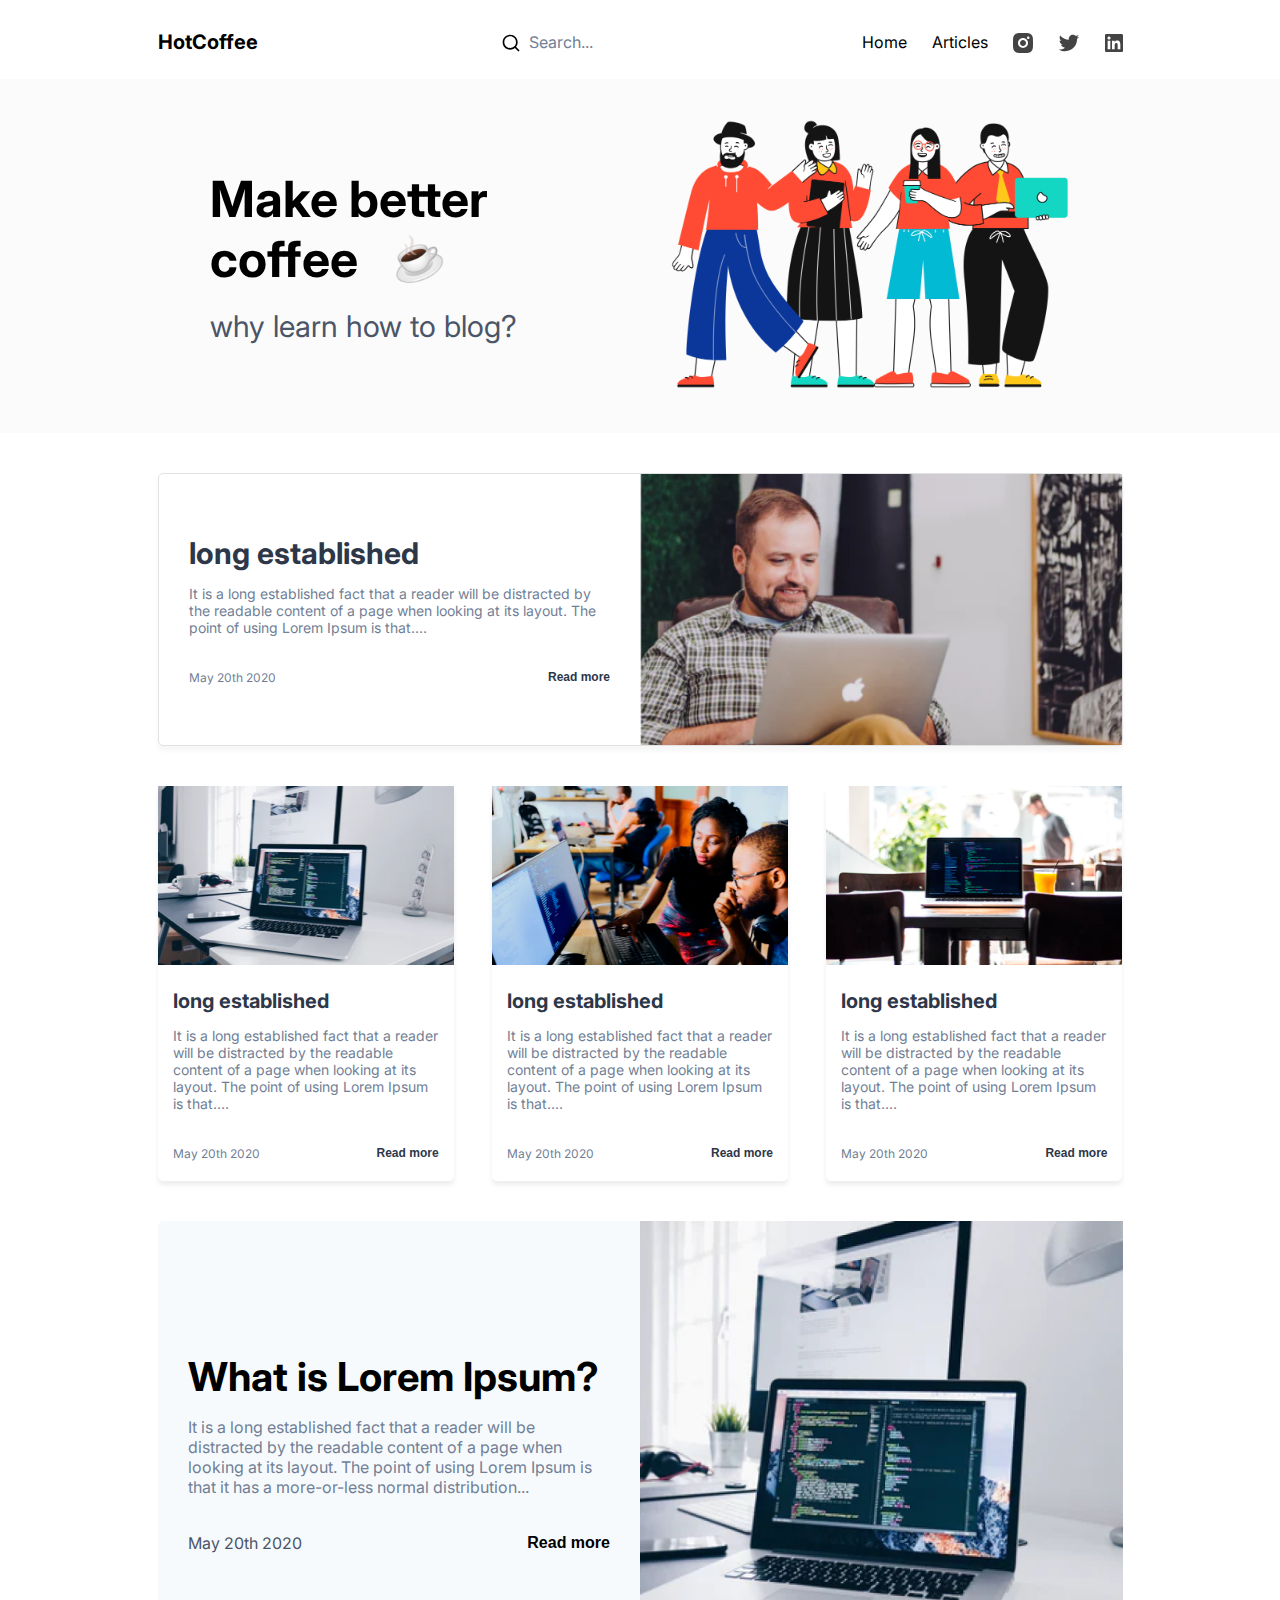
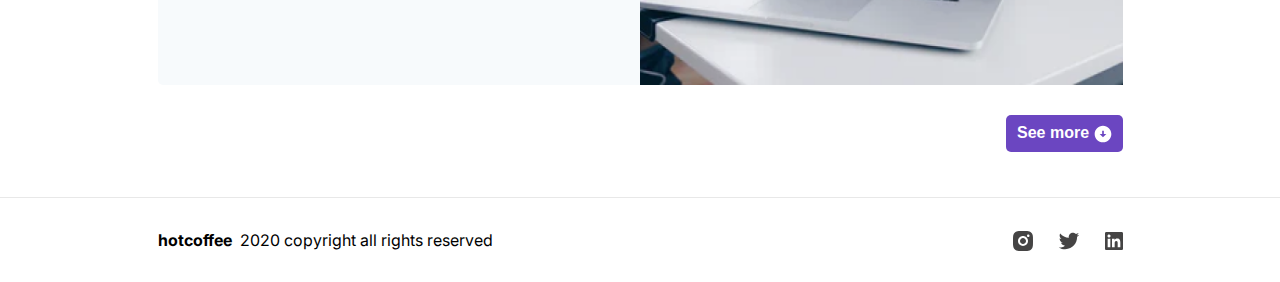
<file: index.html>
<!DOCTYPE html>

<html lang="en">

<head>

    <meta charset="UTF-8">
    <meta http-equiv="X-UA-Compatible" content="IE=edge">
    <meta name="viewport" content="width=device-width, initial-scale=1.0">
    <link href="https://fonts.googleapis.com/css2?family=Inter:wght@100;200;300;400;500;700&display=swap" rel="stylesheet">
    <link rel="stylesheet" href="css/style.css">
    <link rel="icon" href="./favicon.png">
    <link rel="apple-touch-icon" href="./favicon_apple.png">
    <title>Main | Minimal Blog (Community)</title>

</head>

<body>

    <header>
        
        <div class="wrapper">

            <div class="header">
                
                <div class="logo">

                    <span>HotCoffee</span>
                
                </div>

                <div class="search">

                    <img class="search__icon" src="./icons/search.svg" alt="Search">
                        
                    <span class="search__text">Search...</span>

                </div>

                    <nav>

                        <ul class="nav-list">

                            <li class="nav-list__items"><a href="index.html" class="links">Home</a></li>

                            <li class="nav-list__items"><a href="#" class="links">Articles</a></li>

                            <li class="nav-list__items"><a href="#" class="links"><img class="nav-list__icons" src="./icons/insta.svg" alt="Instagram"></a></li>
                            
                            <li class="nav-list__items"><a href="#" class="links"><img class="nav-list__icons" src="./icons/tweet.svg" alt="Tweeter"></a></li>
                            
                            <li class="nav-list__items"><a href="#" class="links"><img class="nav-list__icons" src="./icons/linkedin.svg" alt="Linedin"></a></li>
                        
                        </ul>

                    </nav>

            </div>

        </div>

    </header>

    <main>

        <section class="header-section margins">

            <div class="wrapper">

                <div class="hs-section-blocks">

                    <div class="hs-block1">

                        <h1 class="hs-block1__h1">Make better coffee</h1>

                        <p class="hs-block1__text">why learn how to blog?</p>

                        <img class="hs-block1__icon" src="./images/cup.png" alt="Cup of coffee">

                    </div>

                    <div class="hs-block2">

                        <img class="hs-block2__img" src="./images/croods.png" alt="Croods"> 

                    </div>

                </div>

            </div>
            
        </section>

        <section class="latest-card-section margins">

            <div class="wrapper">

                <div class="lc-section-blocks">

                    <div class="lc-block1">

                        <h2 class="lc-block1__h2">long established</h2>

                        <p class="lc-block1__text">

                            It is a long established fact that a reader will 
                            be distracted by the readable content of a page when looking at its layout. 
                            The point of using Lorem Ipsum is that....

                        </p>

                        <div class="details">

                            <span class="details__date">May 20th 2020</span>

                            <button onclick="document.location='./pages/details.html' " class="details__button">Read more</button>
                            
                        </div>
                        
                    </div>

                    <div class="lc-block2"></div>

                </div>

            </div>
    
        </section>

        <section class="cards-section margins">

            <div class="wrapper">

                <div class="cards-line-blocks">

                    <div class="cl-block">

                        <img class="cl-block__img" src="./images/image_2.png" alt="Freedom">

                        <div class="cl-block-wrapper">

                            <h3 class="cl-block-wrapper__h3">long established</h3>

                            <p class="cl-block-wrapper__text">

                                It is a long established fact that a reader will 
                                be distracted by the readable content of a page when looking at its layout. 
                                The point of using Lorem Ipsum is that....

                            </p>

                            <div class="details">

                                <span class="details__date">May 20th 2020</span>
    
                                <button onclick="document.location='#' " class="details__button">Read more</button>
                                
                            </div>

                        </div>

                    </div>

                    <div class="cl-block">

                        <img class="cl-block__img" src="./images/image_3.png" alt="Communication">

                        <div class="cl-block-wrapper">

                            <h3 class="cl-block-wrapper__h3">long established</h3>

                            <p class="cl-block-wrapper__text">

                                It is a long established fact that a reader will 
                                be distracted by the readable content of a page when looking at its layout. 
                                The point of using Lorem Ipsum is that....

                            </p>

                            <div class="details">

                                <span class="details__date">May 20th 2020</span>
    
                                <button onclick="document.location='#' " class="details__button">Read more</button>
                                
                            </div>

                        </div>

                    </div>

                    <div class="cl-block">

                        <img class="cl-block__img" src="./images/image_4.png" alt="Coding">

                        <div class="cl-block-wrapper">

                            <h3 class="cl-block-wrapper__h3">long established</h3>

                            <p class="cl-block-wrapper__text">

                                It is a long established fact that a reader will 
                                be distracted by the readable content of a page when looking at its layout. 
                                The point of using Lorem Ipsum is that....

                            </p>

                            <div class="details">

                                <span class="details__date">May 20th 2020</span>
    
                                <button onclick="document.location='#' " class="details__button">Read more</button>
                                
                            </div>

                        </div>

                    </div>
            
                </div>

            </div>
            
        </section>

        <section class="highlight-card-section">

            <div class="wrapper">

                <div class="hc-section-blocks">

                    <div class="hc-block1">

                        <h2 class="hc-block1__h2">What is Lorem Ipsum?</h2>

                        <p class="hc-block1__text">

                            It is a long established fact that a reader will be distracted 
                            by the readable content of a page when looking at its layout. 
                            The point of using Lorem Ipsum is that it has a more-or-less normal 
                            distribution...

                        </p>

                        <div class="details">

                            <span class="details__date details__date--big">May 20th 2020</span>

                            <button onclick="document.location='#' " class="details__button details__button--big">Read more</button>
                            
                        </div>
                        
                    </div>

                    <img class="hc-block2" src="./images/image_5.png" alt="Laptop">

                </div>

                <div class="see-button">

                    <button onclick="document.location='#'" class="see-button__body">See more
                        
                        <img class="see-button__icon" src="./icons/arrow_sm.svg" alt="See more">

                    </button>

                </div>

            </div>

            <hr class="hr-line">
            
        </section>

    </main>

    <footer>
        
        <div class="wrapper">

            <div class="footer">

                <span class="logo-text"><span class="logo logo--small">hotcoffee</span>&ensp;2020 copyright all rights reserved</span>
        
                <nav class="nav">

                    <ul class="nav-list">

                        <li class="nav-list__items"><a href="#" class="links"><img class="nav-list__icons" src="./icons/insta.svg" alt="Instagram"></a></li>
                        
                        <li class="nav-list__items"><a href="#" class="links"><img class="nav-list__icons" src="./icons/tweet.svg" alt="Tweeter"></a></li>
                        
                        <li class="nav-list__items"><a href="#" class="links"><img class="nav-list__icons" src="./icons/linkedin.svg" alt="Linedin"></a></li>
                    
                    </ul>
                    
                </nav>

            </div>

        </div>
        
    </footer>

</body>

</html>
</file>
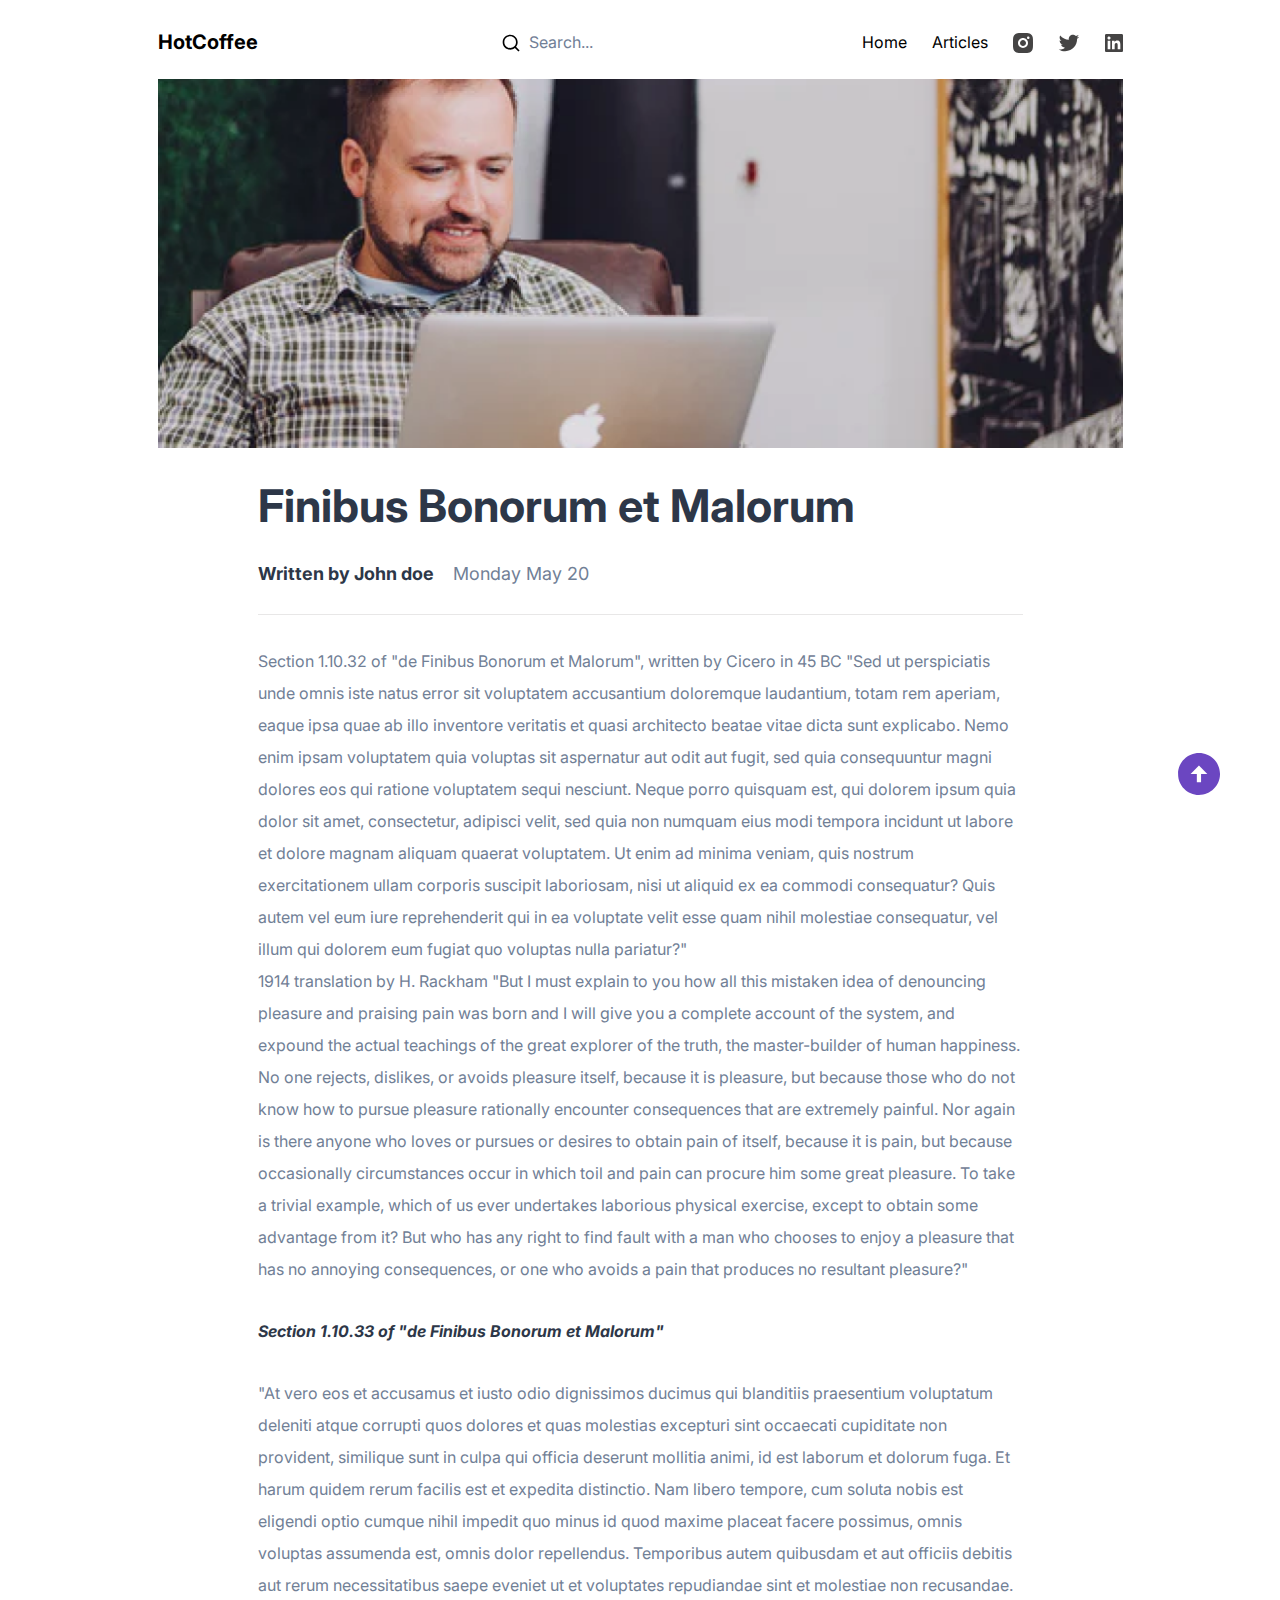
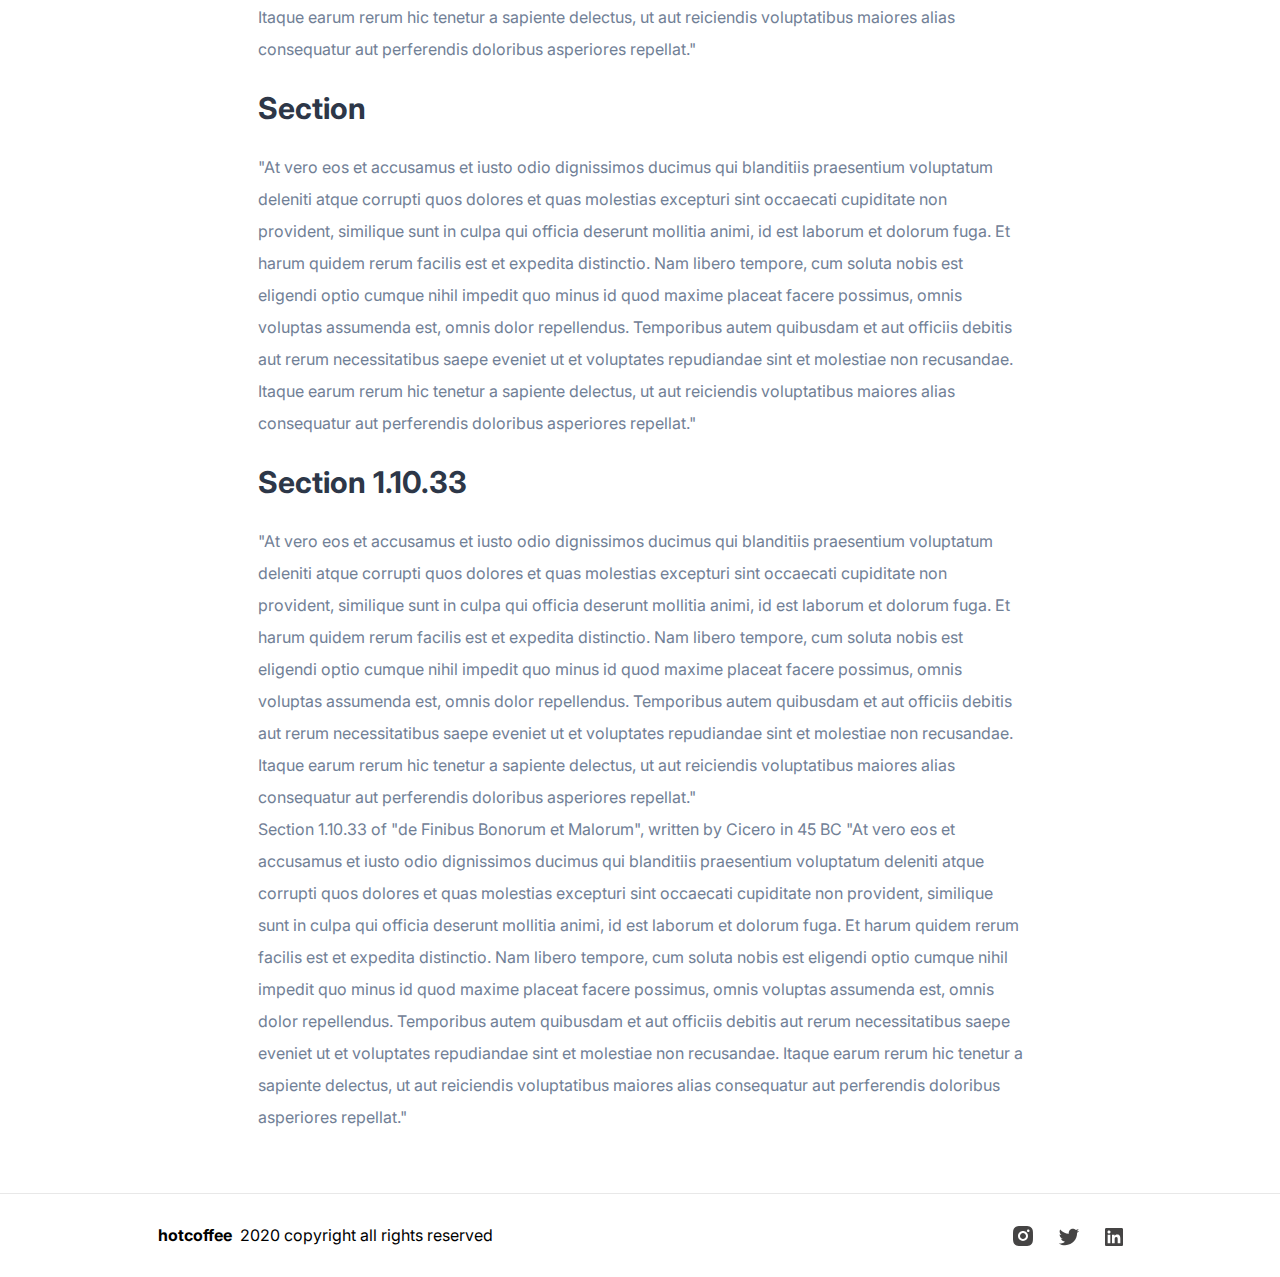
<file: pages/details.html>
<!DOCTYPE html>

<html lang="en">

<head>

    <meta charset="UTF-8">
    <meta http-equiv="X-UA-Compatible" content="IE=edge">
    <meta name="viewport" content="width=device-width, initial-scale=1.0">
    <link href="https://fonts.googleapis.com/css2?family=Inter:wght@100;200;300;400;500;700&display=swap" rel="stylesheet">
    <link rel="stylesheet" href="../css/style.css">
    <link rel="stylesheet" href="../css/details.css">
    <link rel="icon" href="../favicon.png">
    <link rel="apple-touch-icon" href="../favicon_apple.png">
    <title>Details | Minimal Blog (Community)</title>
    
</head>

<body id="top">
    
    <header>
        
        <div class="wrapper">

            <div class="header">
                
                <div class="logo">

                    <span>HotCoffee</span>

                </div>


                    <div class="search">

                        <img class="search__icon" src="../icons/search.svg" alt="Search">
                        
                        <span class="search__text">Search...</span>

                    </div>

                    <nav>

                        <ul class="nav-list">

                            <li class="nav-list__items"><a href=".././index.html" class="links">Home</a></li>
                            <li class="nav-list__items"><a href="#" class="links">Articles</a></li>
                            <li class="nav-list__items"><a href="#" class="links"><img class="nav-list__icons" src="../icons/insta.svg" alt="Instagram"></a></li>
                            <li class="nav-list__items"><a href="#" class="links"><img class="nav-list__icons" src="../icons/tweet.svg" alt="Tweeter"></a></li>
                            <li class="nav-list__items"><a href="#" class="links"><img class="nav-list__icons" src="../icons/linkedin.svg" alt="Linedin"></a></li>
                        
                        </ul>

                    </nav>

            </div>

        </div>

    </header>

    <main>
        
        <section class="article-details">

            <div class="wrapper">

                <div class="article-header">
                </div>

            </div>

            <div class="wrapper wrapper--article">

                <div class="article-body margins margins--article">

                    <h1 class="article-body_h1">Finibus Bonorum et Malorum</h1>

                    <span class="article-body__author">Written by John doe</span>

                    <span class="article-body__date">Monday  May 20</span>

                    <hr class="article-body__hr">

                    <p class="article-body__p">

                        Section 1.10.32 of "de Finibus Bonorum et Malorum", written by Cicero in 45 BC
                        "Sed ut perspiciatis unde omnis iste natus error sit voluptatem accusantium 
                        doloremque laudantium, totam rem aperiam, eaque ipsa quae ab illo inventore 
                        veritatis et quasi architecto beatae vitae dicta sunt explicabo. Nemo enim 
                        ipsam voluptatem quia voluptas sit aspernatur aut odit aut fugit, sed quia 
                        consequuntur magni dolores eos qui ratione voluptatem sequi nesciunt. Neque 
                        porro quisquam est, qui dolorem ipsum quia dolor sit amet, consectetur, adipisci 
                        velit, sed quia non numquam eius modi tempora incidunt ut labore et dolore magnam 
                        aliquam quaerat voluptatem. Ut enim ad minima veniam, quis nostrum exercitationem 
                        ullam corporis suscipit laboriosam, nisi ut aliquid ex ea commodi consequatur? 
                        Quis autem vel eum iure reprehenderit qui in ea voluptate velit esse quam nihil 
                        molestiae consequatur, vel illum qui dolorem eum fugiat quo voluptas nulla pariatur?"
                        <br>
                        1914 translation by H. Rackham
                        "But I must explain to you how all this mistaken idea of denouncing pleasure and 
                        praising pain was born and I will give you a complete account of the system, and 
                        expound the actual teachings of the great explorer of the truth, the master-builder 
                        of human happiness. No one rejects, dislikes, or avoids pleasure itself, because it 
                        is pleasure, but because those who do not know how to pursue pleasure rationally 
                        encounter consequences that are extremely painful. Nor again is there anyone who 
                        loves or pursues or desires to obtain pain of itself, because it is pain, but because 
                        occasionally circumstances occur in which toil and pain can procure him some great 
                        pleasure. To take a trivial example, which of us ever undertakes laborious physical 
                        exercise, except to obtain some advantage from it? But who has any right to find 
                        fault with a man who chooses to enjoy a pleasure that has no annoying consequences, 
                        or one who avoids a pain that produces no resultant pleasure?"
                    
                    </p>

                    <p class="article-body__p">

                        <span class="article-text-italic">Section 1.10.33 of "de Finibus Bonorum et Malorum"</span>
                        "At vero eos et accusamus et iusto odio dignissimos ducimus qui blanditiis praesentium 
                        voluptatum deleniti atque corrupti quos dolores et quas molestias excepturi sint occaecati 
                        cupiditate non provident, similique sunt in culpa qui officia deserunt mollitia animi, 
                        id est laborum et dolorum fuga. Et harum quidem rerum facilis est et expedita distinctio. 
                        Nam libero tempore, cum soluta nobis est eligendi optio cumque nihil impedit quo minus id 
                        quod maxime placeat facere possimus, omnis voluptas assumenda est, omnis dolor repellendus. 
                        Temporibus autem quibusdam et aut officiis debitis aut rerum necessitatibus saepe eveniet 
                        ut et voluptates repudiandae sint et molestiae non recusandae. Itaque earum rerum hic 
                        tenetur a sapiente delectus, ut aut reiciendis voluptatibus maiores alias consequatur aut 
                        perferendis doloribus asperiores repellat."

                    <h2 class="article-body_h2">Section</h2>
                    
                    <p class="article-body__p">

                        "At vero eos et accusamus et iusto odio dignissimos ducimus qui blanditiis praesentium 
                        voluptatum deleniti atque corrupti quos dolores et quas molestias excepturi sint occaecati 
                        cupiditate non provident, similique sunt in culpa qui officia deserunt mollitia animi, id 
                        est laborum et dolorum fuga. Et harum quidem rerum facilis est et expedita distinctio. Nam 
                        libero tempore, cum soluta nobis est eligendi optio cumque nihil impedit quo minus id quod 
                        maxime placeat facere possimus, omnis voluptas assumenda est, omnis dolor repellendus. 
                        Temporibus autem quibusdam et aut officiis debitis aut rerum necessitatibus saepe eveniet 
                        ut et voluptates repudiandae sint et molestiae non recusandae. Itaque earum rerum hic 
                        tenetur a sapiente delectus, ut aut reiciendis voluptatibus maiores alias consequatur aut 
                        perferendis doloribus asperiores repellat."

                    </p>
                    
                    <h2 class="article-body_h2">Section 1.10.33</h2>

                    <p class="article-body__p">

                        "At vero eos et accusamus et iusto odio dignissimos ducimus qui blanditiis praesentium 
                        voluptatum deleniti atque corrupti quos dolores et quas molestias excepturi sint occaecati 
                        cupiditate non provident, similique sunt in culpa qui officia deserunt mollitia animi, id est 
                        laborum et dolorum fuga. Et harum quidem rerum facilis est et expedita distinctio. Nam libero 
                        tempore, cum soluta nobis est eligendi optio cumque nihil impedit quo minus id quod maxime 
                        placeat facere possimus, omnis voluptas assumenda est, omnis dolor repellendus. Temporibus 
                        autem quibusdam et aut officiis debitis aut rerum necessitatibus saepe eveniet ut et voluptates 
                        repudiandae sint et molestiae non recusandae. Itaque earum rerum hic tenetur a sapiente delectus, 
                        ut aut reiciendis voluptatibus maiores alias consequatur aut perferendis doloribus asperiores 
                        repellat."
                        <br>
                        Section 1.10.33 of "de Finibus Bonorum et Malorum", written by Cicero in 45 BC
                        "At vero eos et accusamus et iusto odio dignissimos ducimus qui blanditiis praesentium voluptatum 
                        deleniti atque corrupti quos dolores et quas molestias excepturi sint occaecati cupiditate non 
                        provident, similique sunt in culpa qui officia deserunt mollitia animi, id est laborum et dolorum 
                        fuga. Et harum quidem rerum facilis est et expedita distinctio. Nam libero tempore, cum soluta 
                        nobis est eligendi optio cumque nihil impedit quo minus id quod maxime placeat facere possimus, 
                        omnis voluptas assumenda est, omnis dolor repellendus. Temporibus autem quibusdam et aut officiis 
                        debitis aut rerum necessitatibus saepe eveniet ut et voluptates repudiandae sint et molestiae non 
                        recusandae. Itaque earum rerum hic tenetur a sapiente delectus, ut aut reiciendis voluptatibus 
                        maiores alias consequatur aut perferendis doloribus asperiores repellat."

                    </p>

                </div>

            </div>

            <hr class="hr-line">

        </section>

        <a class="top" title="To top" href="#top"><img class="top-arrow" src="../icons/arrow.svg" alt="To top"></a>

    </main>

    <footer>
        
        <div class="wrapper">

            <div class="footer">

                <span class="logo-text"><span class="logo logo--small">hotcoffee</span>&ensp;2020 copyright all rights reserved</span>
        
                <nav class="nav">

                    <ul class="nav-list">

                        <li class="nav-list__items"><a href="#" class="links"><img class="nav-list__icons" src="../icons/insta.svg" alt="Instagram"></a></li>
                        <li class="nav-list__items"><a href="#" class="links"><img class="nav-list__icons" src="../icons/tweet.svg" alt="Tweeter"></a></li>
                        <li class="nav-list__items"><a href="#" class="links"><img class="nav-list__icons" src="../icons/linkedin.svg" alt="Linedin"></a></li>
                    
                    </ul>
                    
                </nav>

            </div>

        </div>
        
    </footer>

</body>

</html>
</file>
<file: css/style.css>
body {
    font-family: 'Inter';
    font-size: 16px;
    font-weight: 400;
    box-sizing: border-box;
    margin: 0;
}

.wrapper {
    max-width: 965px;
    margin-left: auto;
    margin-right: auto;
    padding-left: 16px;
    padding-right: 16px;
}

.wrapper--article {
    max-width: 765px;
}

.margins {
    margin-bottom: 40px;
}

.margins--tb {
    margin: 20px 0 35px 0;
}

.links {
    color: #000;
    text-decoration: none;
}

.links:hover {
    color: #6B46C1;
}

.details {
    display: flex;
    justify-content: space-between;
    align-items: center;
    padding-top: 20px;
}

.details__date {
    color: #718096;
    font-size: 12px;
}

.details__date--big {
    font-size: 16px;
    color: #4A5568;
}

.details__button {
    border: none;
    cursor: pointer;
    color: #2D3748;
    background: none;
    font-weight: 700;
    padding: 0;
    font-size: 12px;
}

.details__button:hover {
    color: #6B46C1;
}

.details__button--big {
    color: #000;
    font-size: 16px;
}

.header {
    display: flex;
    justify-content: space-between;
    align-items: center;
    flex-wrap: wrap;
    margin: 15px 0 10px 0;
}

.logo {
    font-size: 20px;
    font-weight: 700;
}

.logo--small {
    font-size: 16px;
}

.navigation {
    display: flex;
    flex-wrap: wrap;
    justify-content: space-between;
    align-items: center;
}

.search__icon {
    vertical-align: middle;
}

.search__text {
    color: #718096;
    margin-left: 5px;
}

.nav-list {
    display: flex;
    justify-content: center;
    align-items: center;
    list-style-type: none;
    padding: 0;
}

.nav-list__items {
    margin-left: 25px;
    cursor: pointer;
}

.nav-list__icons {
    vertical-align: middle;
}

.header-section {
    background-color: #FBFBFB;
}

.hs-section-blocks {
    display: flex;
    justify-content: space-around;
    align-items: center;
    flex-wrap: wrap;
    padding: 40px 0;
}

.hs-block1 {
    position: relative;
}

.hs-block1__h1 {
    font-size: 50px;
    font-weight: 700;
    margin: 0;
    width: 354px;
}

.hs-block1__text {
    font-size: 30px;
    margin: 19px 0 0 0;
    color: #4A5568;
}

.hs-block1__icon {
    width: 70px;
    height: 67px;
    position: absolute;
    left: 170px;
    top: 55px;
}

.hs-block2__img {
    width: 400px;
}

.lc-section-blocks {
    display: grid;
    grid-template-columns: repeat(auto-fit, minmax(192px, 1fr));
    grid-template-rows: auto;
    align-items: center;
    border: 1px solid #E2E2E2;
    border-radius: 5px;
    box-shadow: 0px 5px 4px rgba(221, 221, 221, 0.25);
}

.lc-block1 {
    padding: 30px;
}

.lc-block1__h2 {
    font-size: 30px;
    color: #2D3748;
    margin: 0;
}

.lc-block1__text {
    font-size: 14px;
    color: #718096;
}

.lc-block2 {
    width: 100%;
    height: 0px;
    padding-bottom: 56.25%;
    background: url("../images/image_1.png");
    background-size: cover;
}

.cards-line-blocks {
    display: grid;
    grid-template-columns: repeat(auto-fit, minmax(192px, 1fr));
    grid-template-rows: auto;
    grid-gap: 3vw;
}

.cl-block {
    box-shadow: 0px 4px 4px rgba(192, 189, 189, 0.25);
    border-radius: 5px;
}

.cl-block__img {
    width: 100%;
}

.cl-block-wrapper {
    padding: 20px 15px;
}

.cl-block-wrapper__h3 {
    font-size: 20px;
    color: #2D3748;
    margin: 0;
}

.cl-block-wrapper__text {
    font-size: 14px;
    color: #718096;
}

.hc-section-blocks {
    display: grid;
    grid-template-columns: repeat(auto-fit, minmax(192px, 1fr));
    grid-template-rows: auto;
    justify-content: space-around;
    align-items: center;
    border-radius: 5px;
    background: #F7FAFC;
}

.hc-block1 {
    padding: 30px;
}

.hc-block1__h2 {
    font-size: 40px;
    color: #000;
    margin: 0;
}

.hc-block1__text {
    color: #718096;
}

.hc-block2 {
    width: 100%;
    height: 0px;
    padding-bottom: 96.25%;
    background: url("../images/image_5.png");
    background-size: cover;
}

.see-button {
    display: flex;
    justify-content: flex-end;
    margin: 30px 0 45px 0;
}

.see-button__body {
    background: #6B46C1;
    color: #fff;
    border-radius: 5px;
    font-size: 16px;
    font-weight: 700;
    text-align: center;
    border: none;
    vertical-align: middle;
    padding: 9px 11px;
    cursor: pointer;
}

.see-button__body:hover {
    background: rgb(254, 199, 54);
}

.see-button__icon {
    vertical-align: middle;
}

.hr-line {
    height: 1px;
    border: none;
    background-color: #E8E8E8;
    margin: 0;
}

.footer {
    display: flex;
    justify-content: space-between;
    align-items: center;
    flex-wrap: wrap;
    padding: 15px 0;
}

@media screen and (max-width: 768px) {

    .margins {
        margin-bottom: 20px;
    }

    .details {
        padding-top: 0;
    }

    .header {
        justify-content: space-around;
        margin: 25px 0 30px 0;
    }

    .nav-list__items {
        justify-content: center;
        align-items: center;
        margin: 0 10px;
    }

    .hs-section-blocks {
        justify-content: center;
        padding: 30px 0;
    }

    .hs-block1 {
        margin-bottom: 60px;
    }

    .hs-block1__h1 {
        font-size: 40px;
        width: 300px;
        text-align: center;
        margin-bottom: 60px;
    }

    .hs-block1__icon {
        left: 115px;
        top: 85px;
    }

    .hs-block1__text {
        font-size: 23px;
        text-align: center;
    }

    .hs-block2__img {
        width: 75vw;
    }

    .lc-block1 {
        padding: 15px;
    }

    .lc-section-blocks, .hc-section-blocks {
        grid-template-columns: repeat(auto-fit, minmax(192px, 1fr));
    }

    .cards-line-blocks {
        grid-gap: 6vw;
    }

    .hc-block1__h2 {
        font-size: 30px;
    }

    .see-button {
        justify-content: center;
        margin: 30px 0 45px 0;
    }

    .footer {
        justify-content: space-around;
        align-items: center;
        padding: 25px 0;
    }

}
</file>
<file: css/details.css>
.margins--article {
        margin-bottom: 60px;
    }

.article-header {
        width: 100%;
        height: 0px;
        padding-bottom: 38.25%;
        background: url("../images/image_1_details.png");
        background-size: cover;
        position: relative;
}

.article-body_h1 {
        font-size: 45px;
        font-weight: 700;
        color: #2D3748;
}

.article-body_h2 {
        font-size: 30px;
        font-weight: 700;
        color: #2D3748;
}

.article-body__author {
        font-size: 18px;
        font-weight: 700;
        color: #2D3748;
        padding-right: 15px;
}

.article-body__date {
        font-size: 18px;
        font-weight: 400;
        color: #718096;
}

.article-body__hr {
        background-color: #E8E7E7;
        height: 1px;
        border: none;
        margin: 30px 0;
}

.article-body__p {
        font-size: 16px;
        color: #718096;
        margin: 0;
        line-height: 2em;
}

.article-text-italic {
        font-style: italic;
        font-weight: 700;
        color: #2D3748;
        display: block;
        padding: 30px 0;
}

.top {
        width: 42px;
        height: 42px;
        position: fixed;
        bottom: 100px;
        right: 55px;
        padding: 5px;
}

@media screen and (max-width: 768px) {

        .top {
                right: 15px;
                padding: 5px;
        }

        .article-body_h1 {
                font-size: 25px;
        }

        .article-body__hr {
                margin: 15px 0;
        }

        .article-body_h2 {
                font-size: 20px;
        }

        .article-body__author {
                font-size: 12px;
        }
        
        .article-body__date {
                font-size: 12px;
        }

        .article-body__p {
                font-size: 14px;
        }
}
</file>
